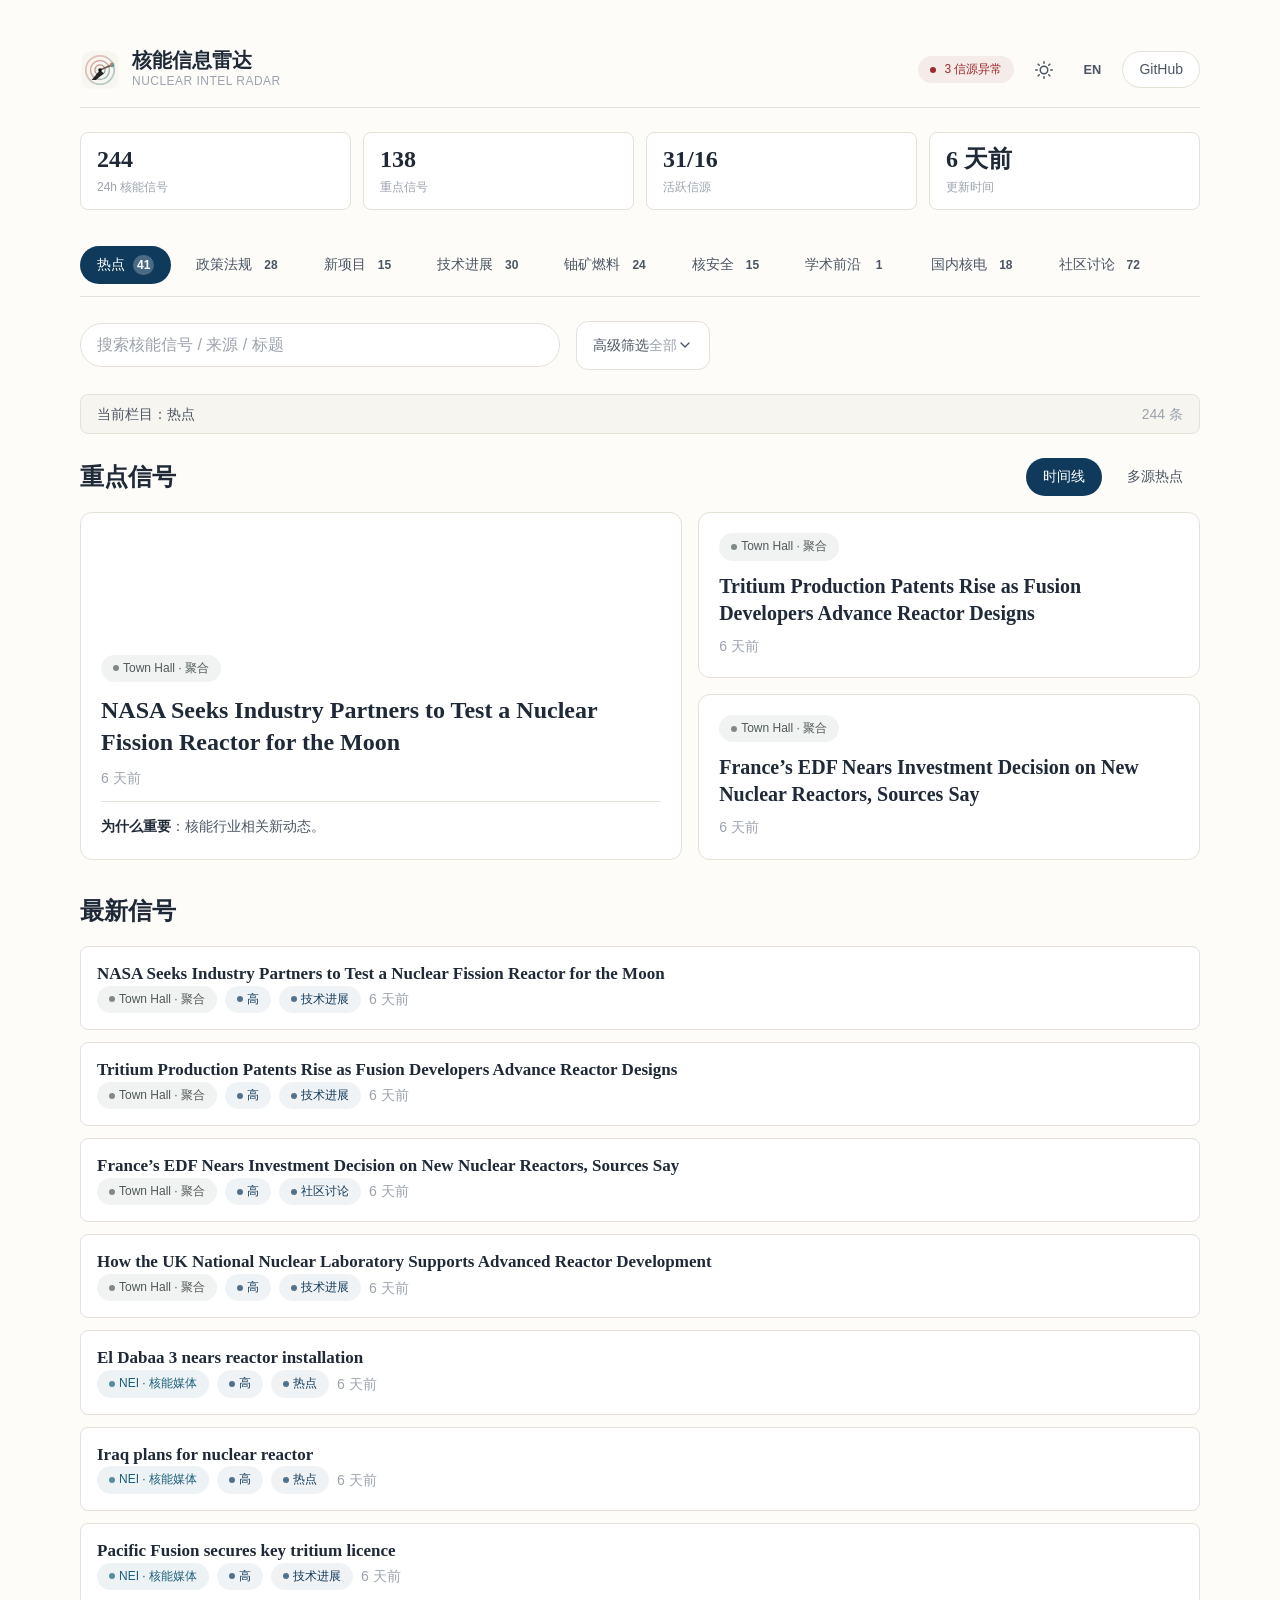
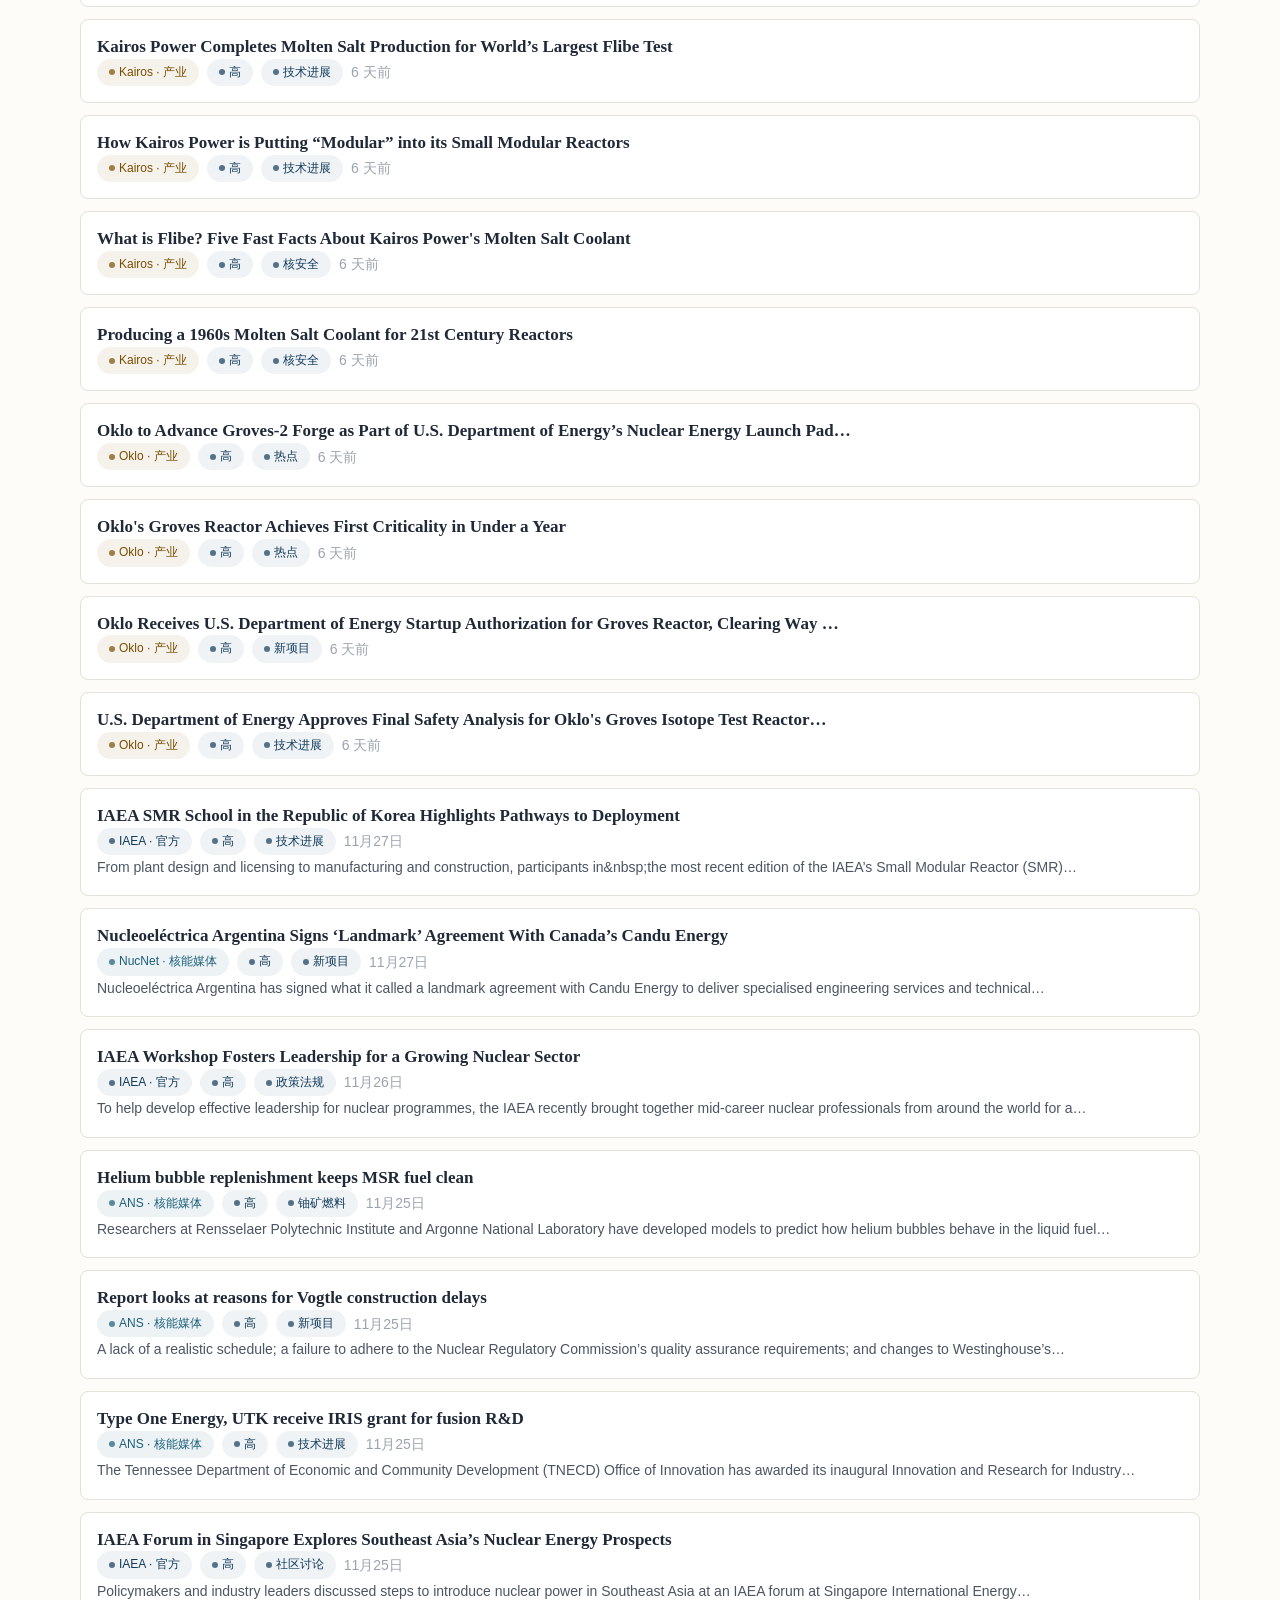
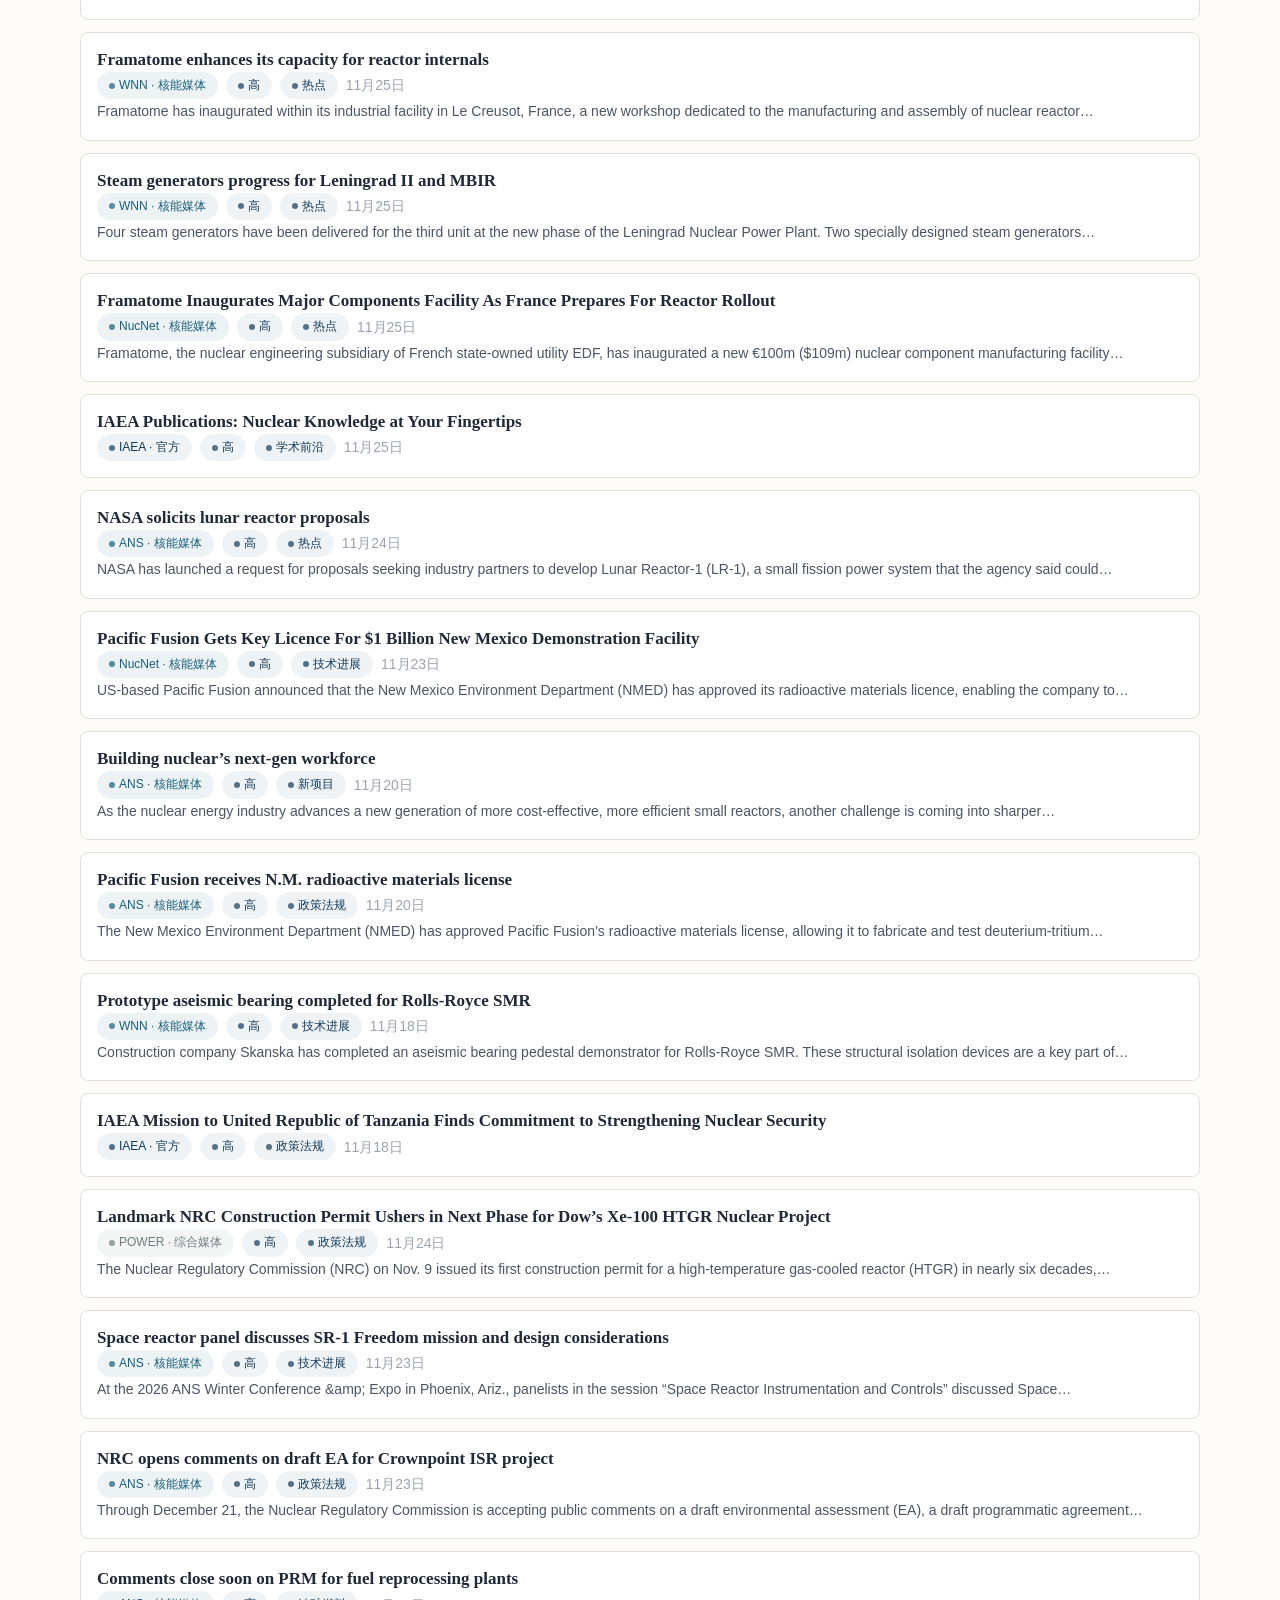
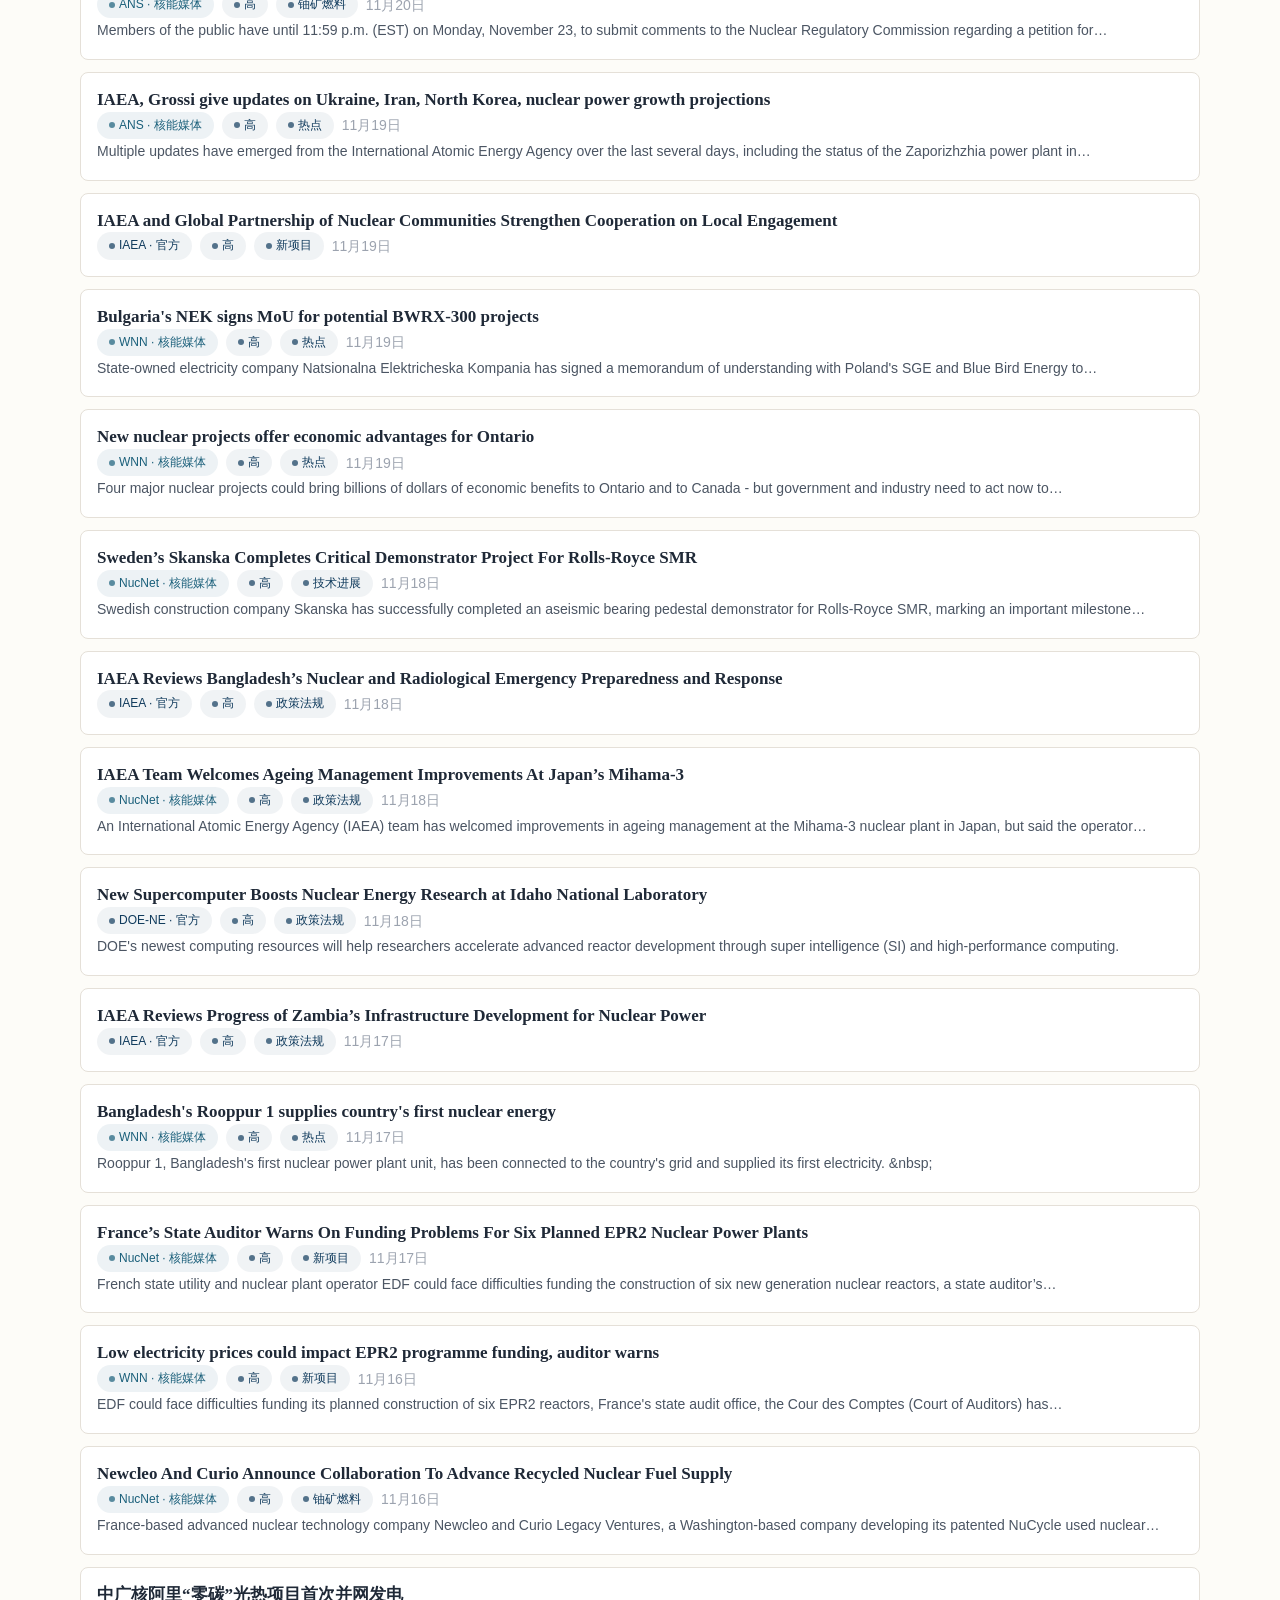
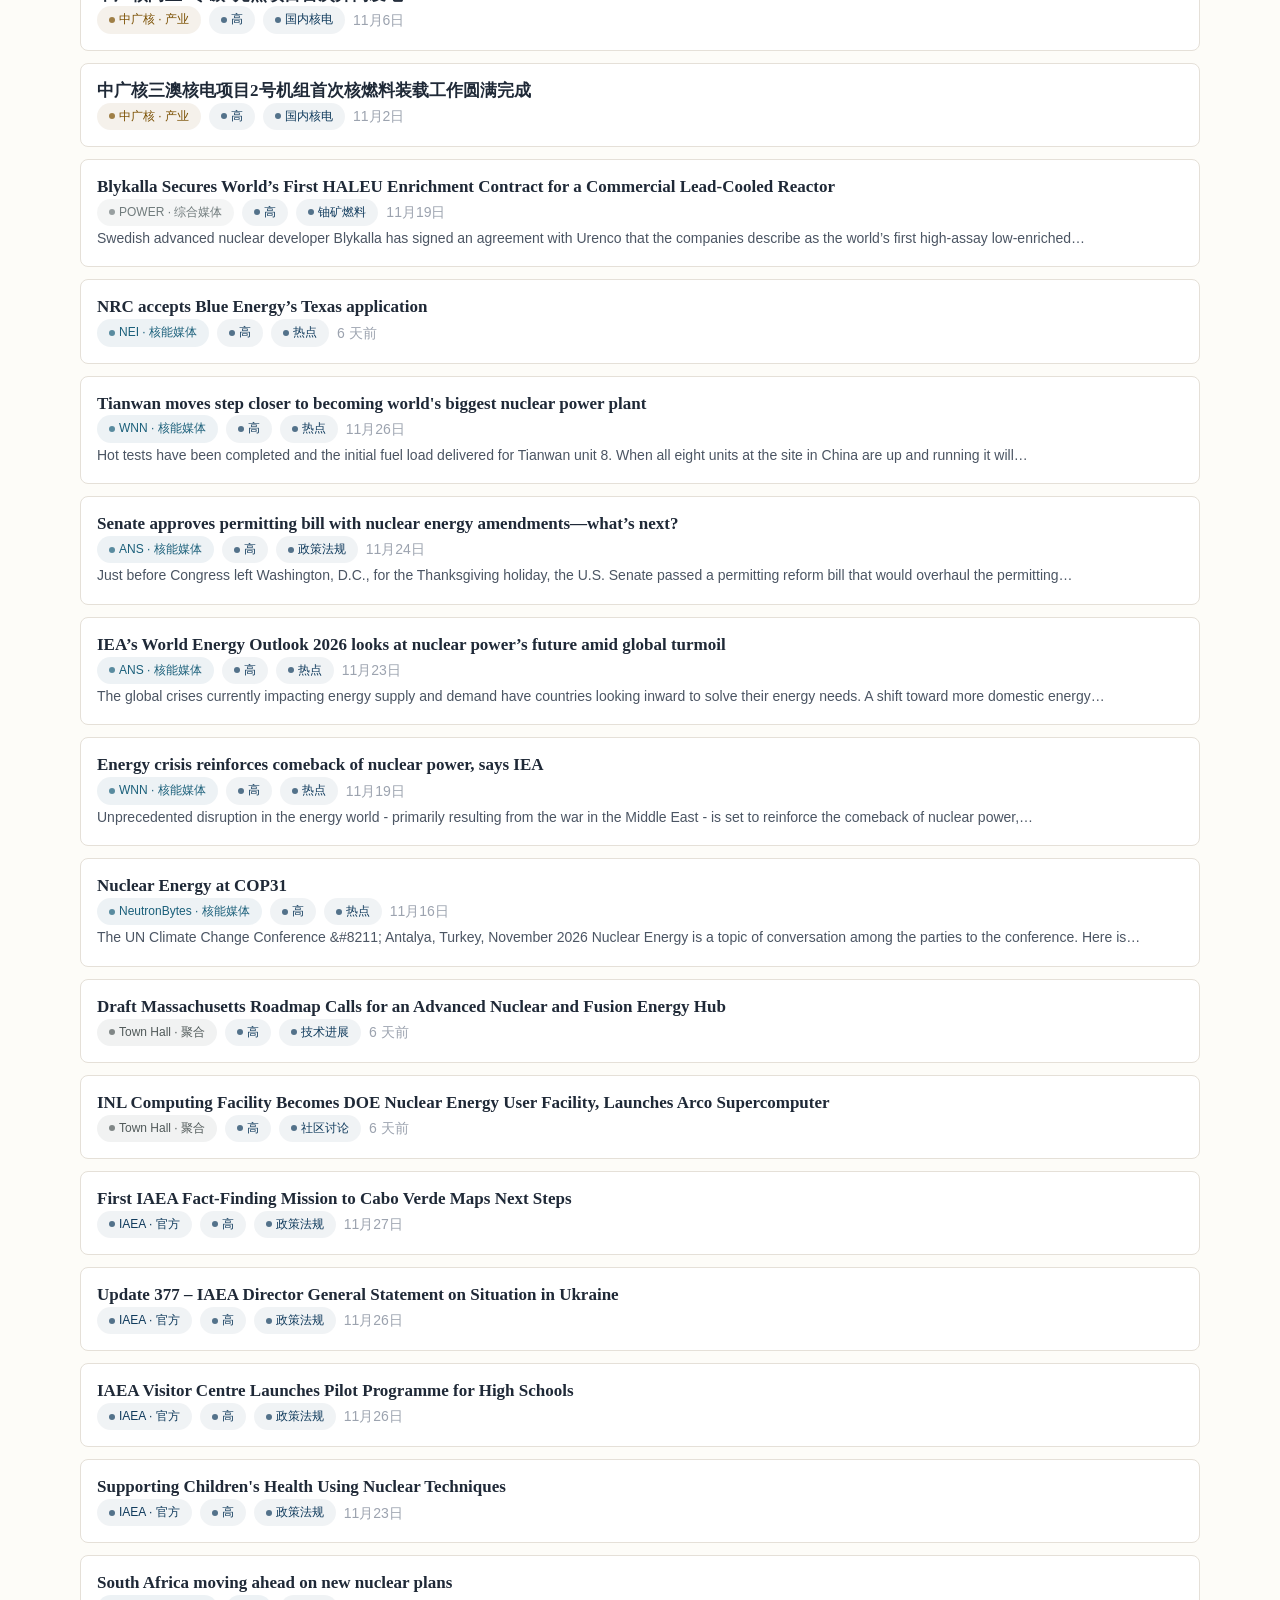
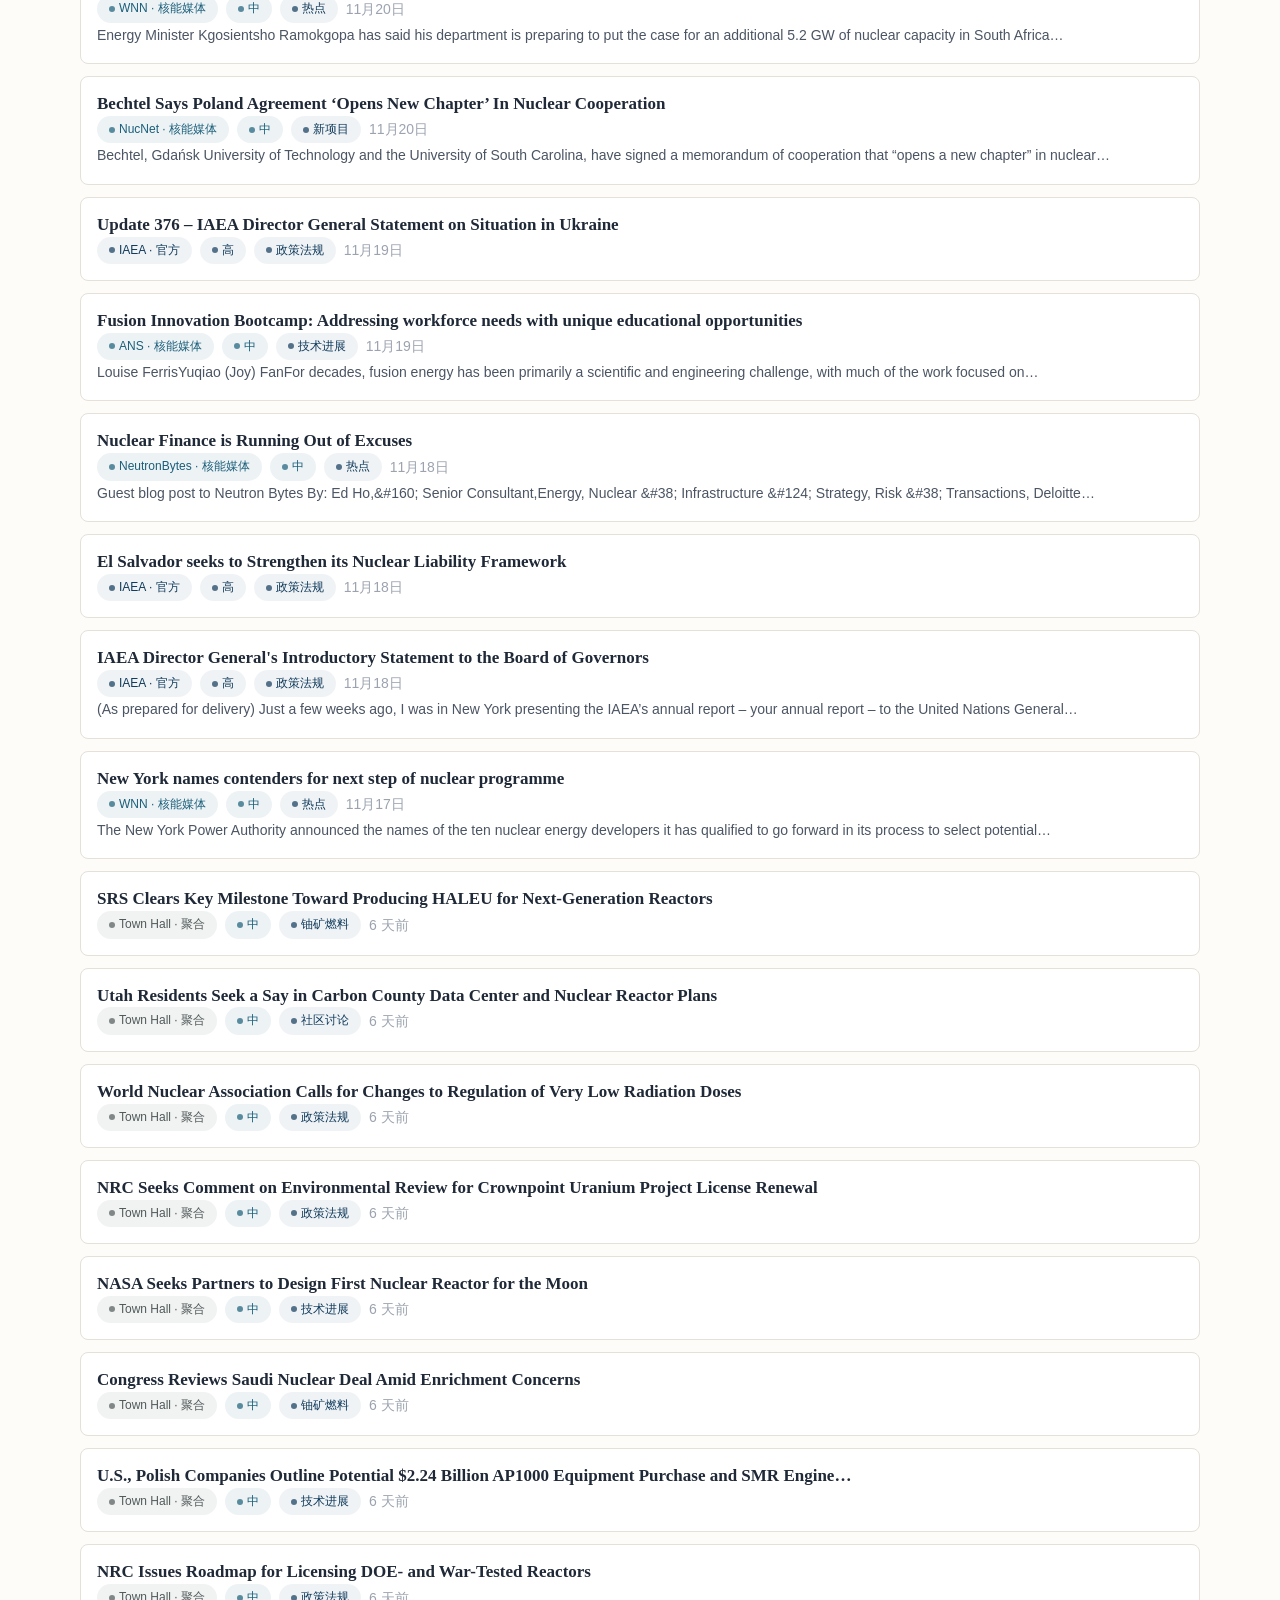
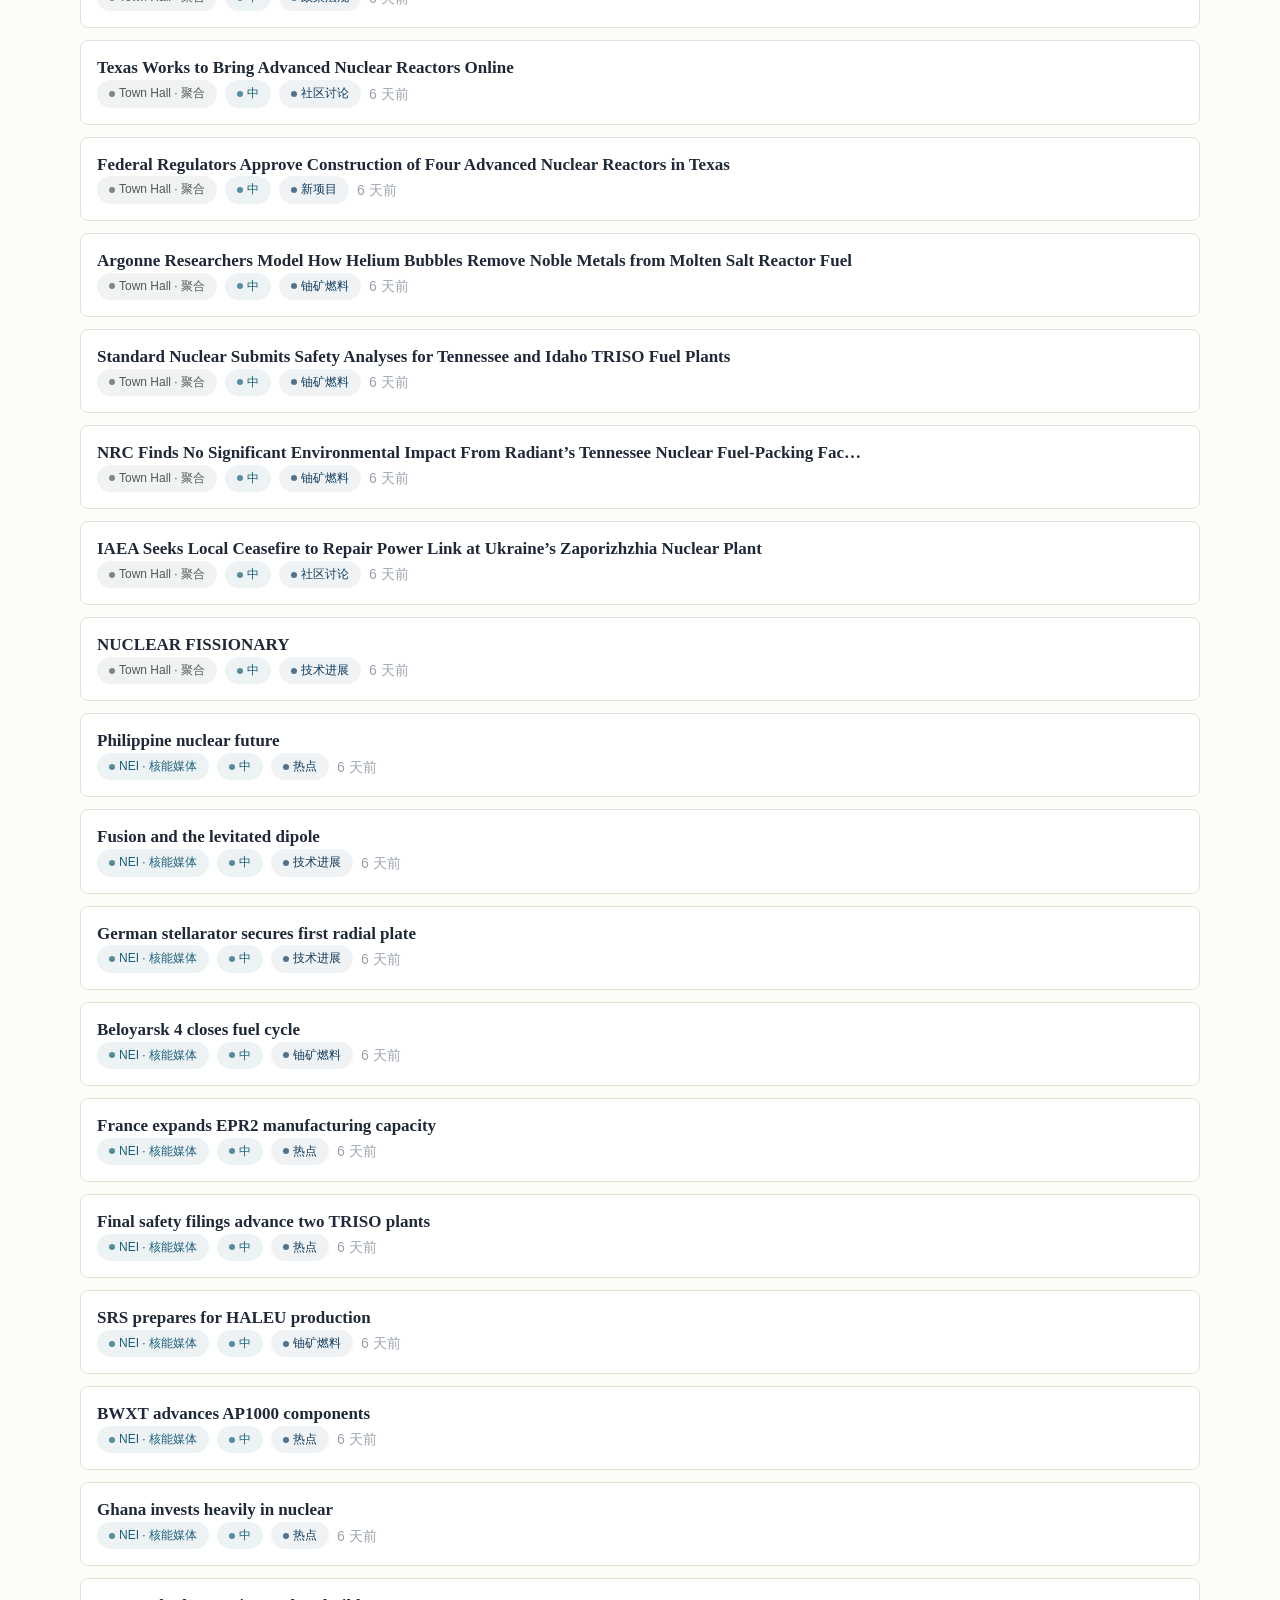
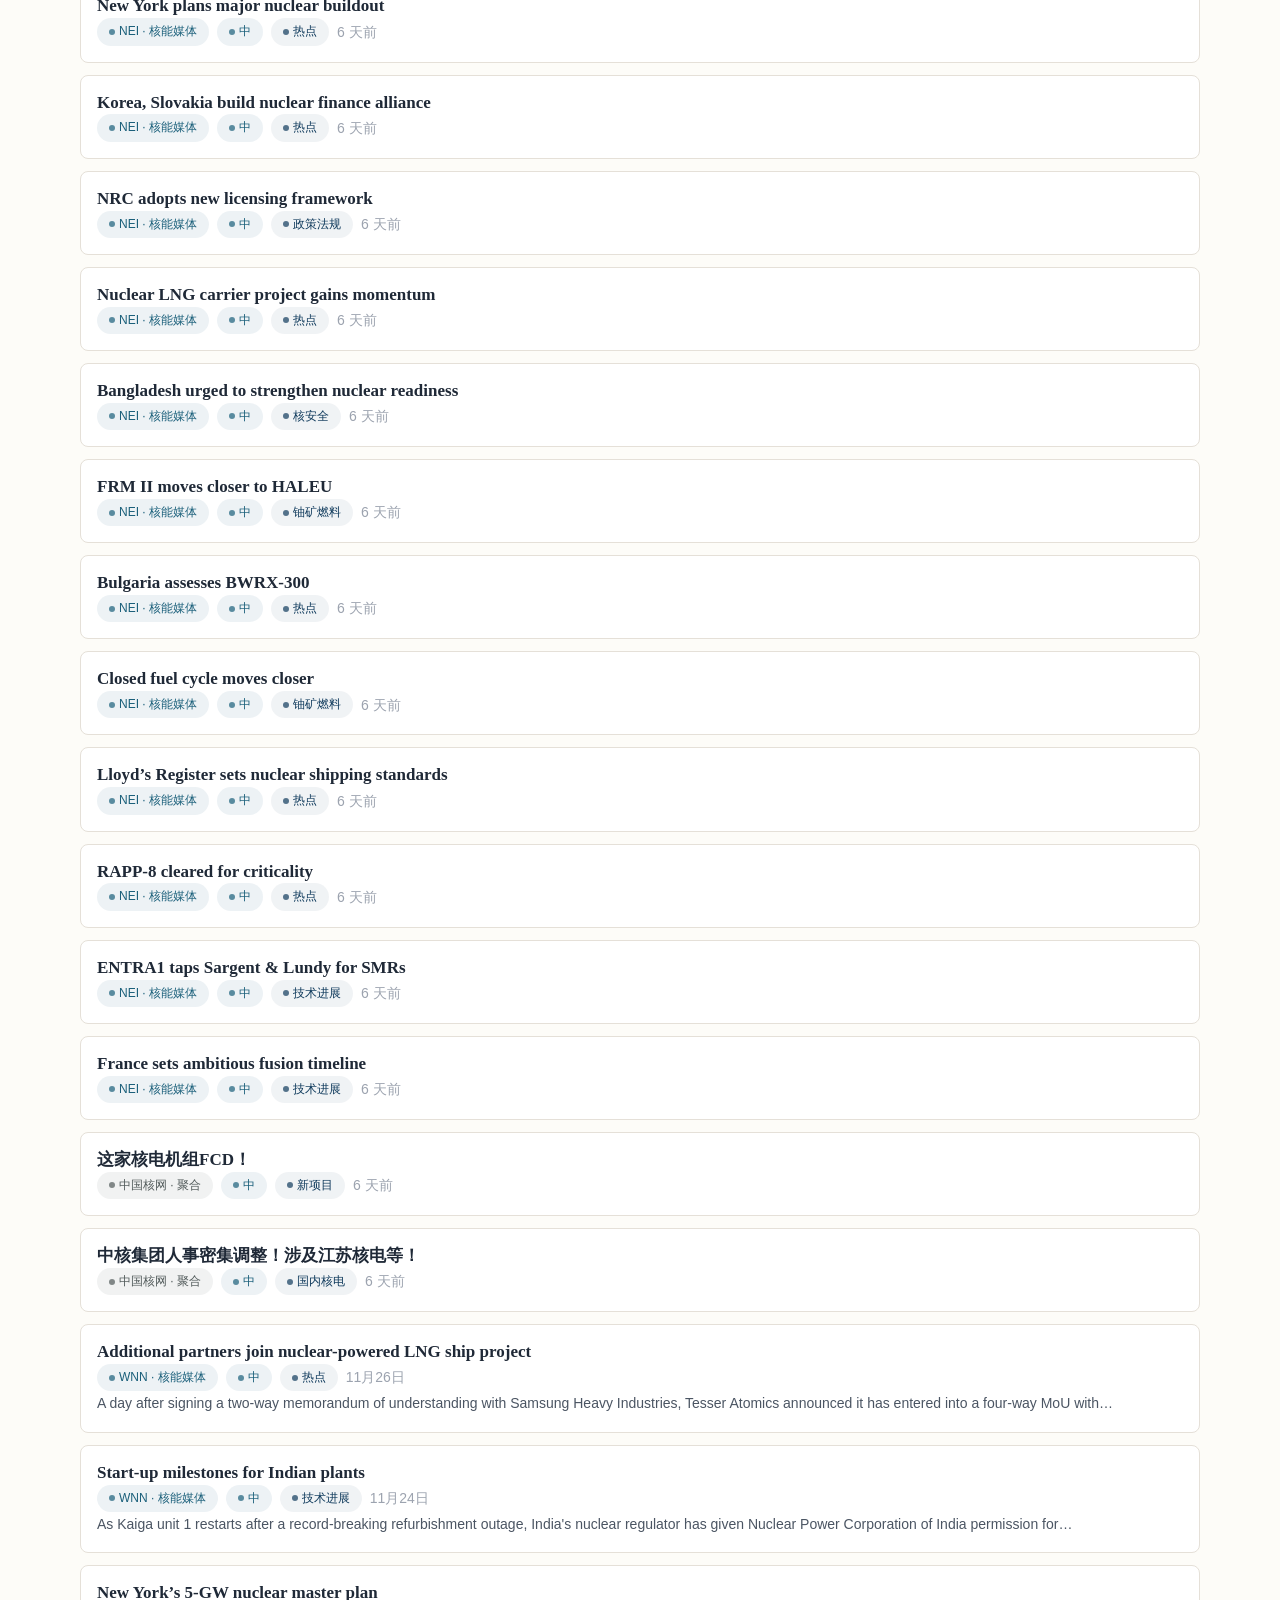
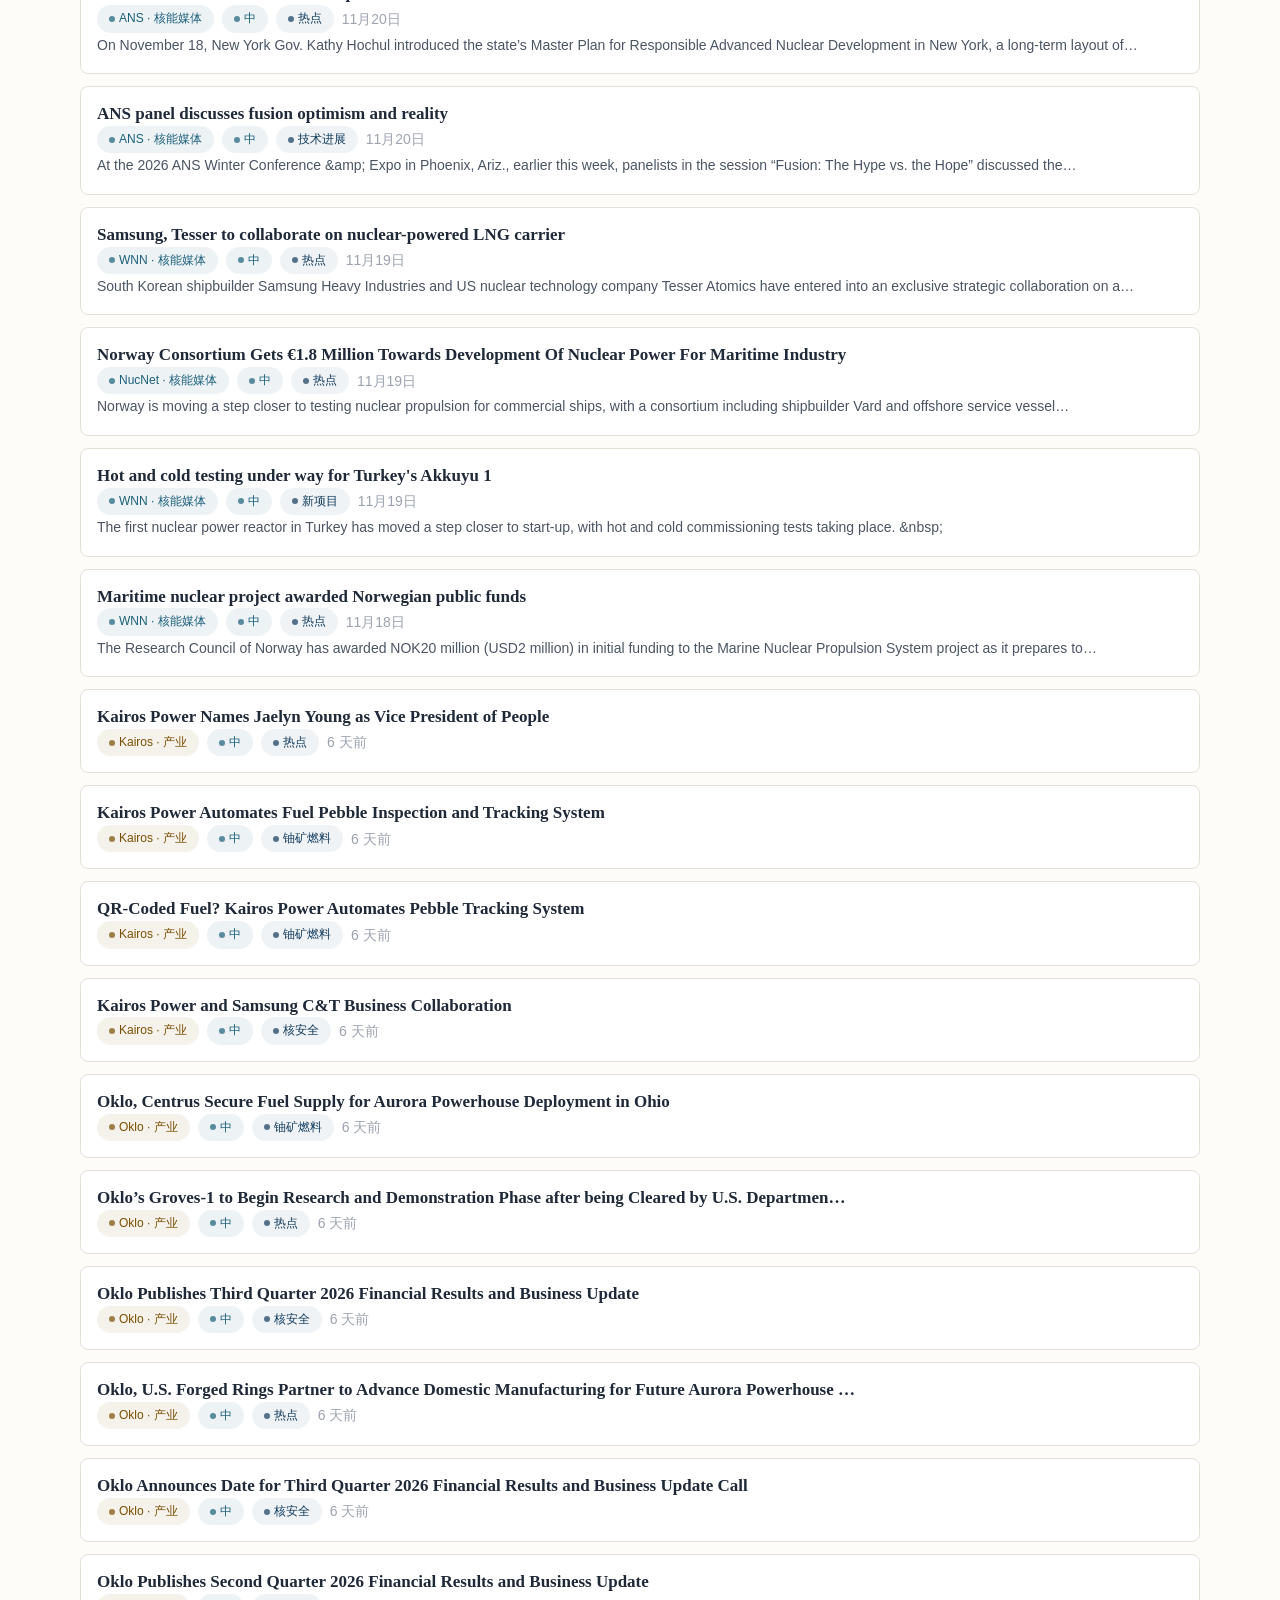
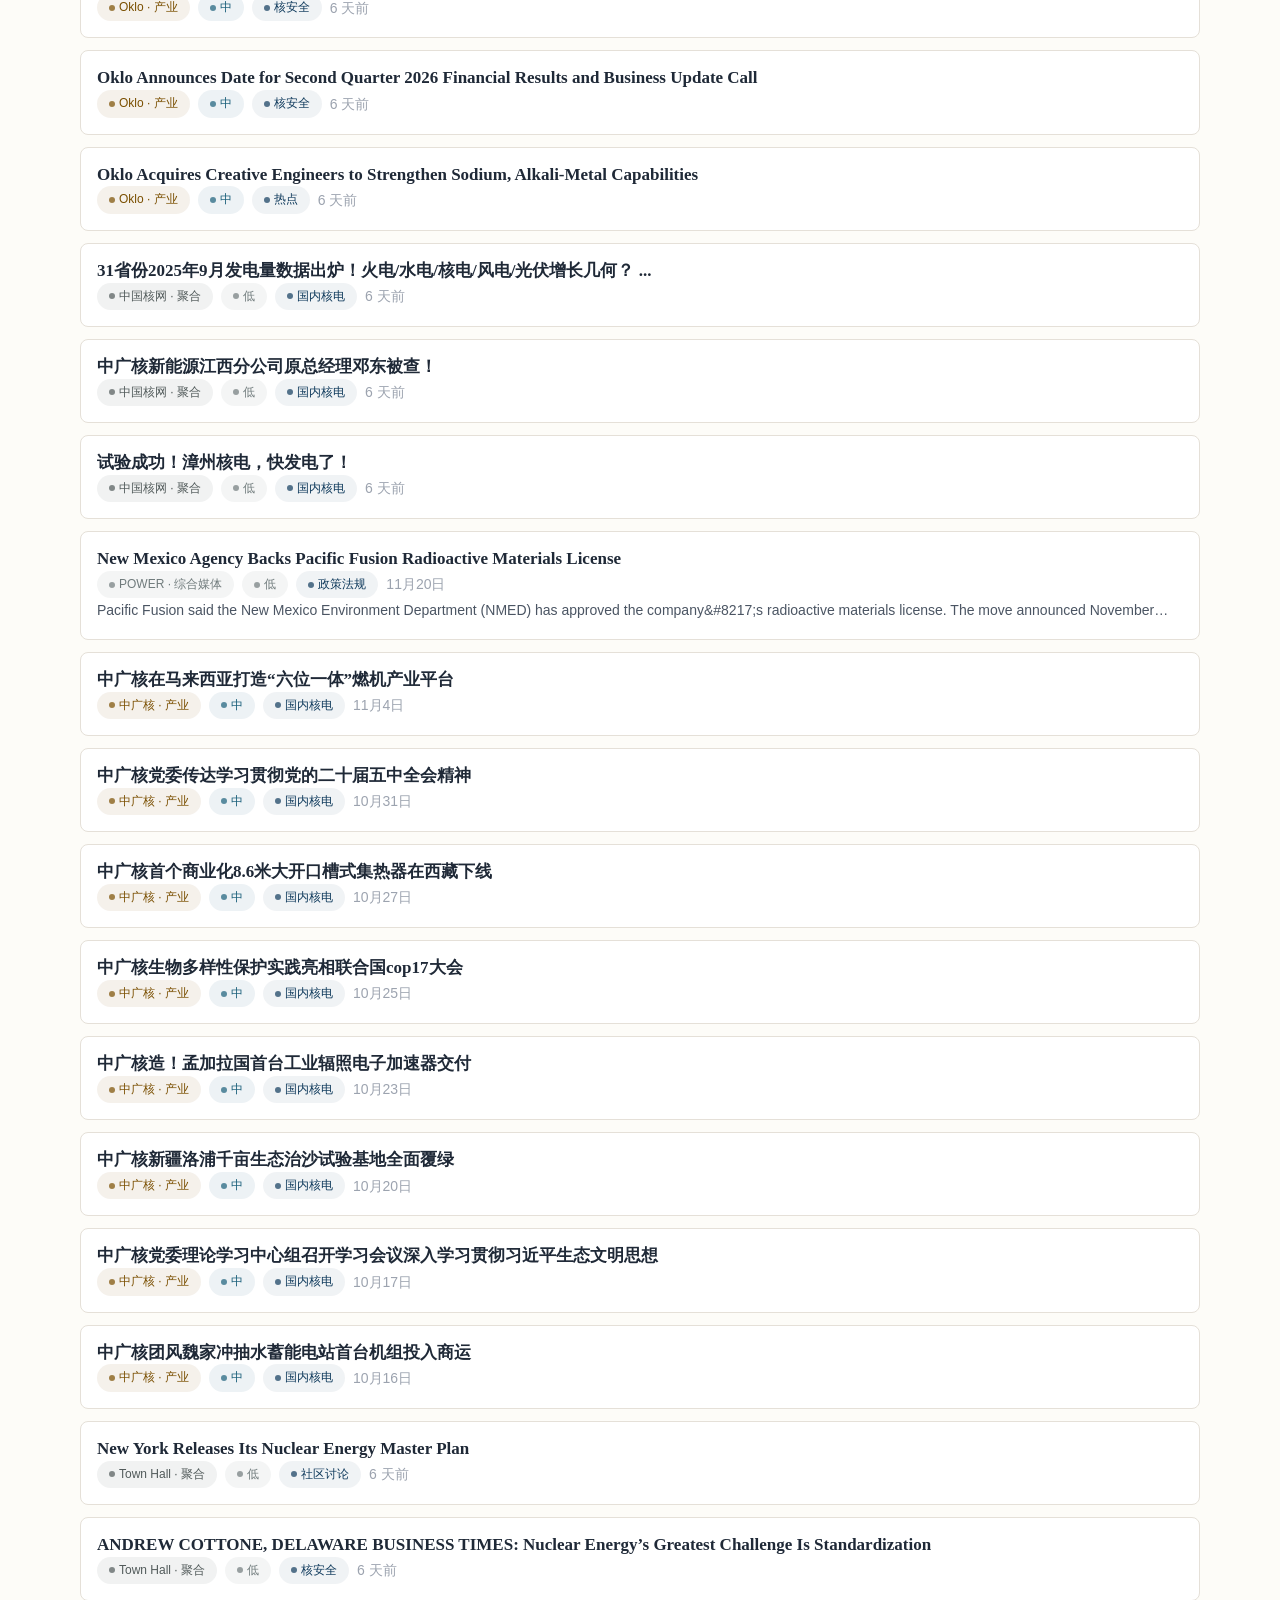
<file: index.html>
<!doctype html>
<html lang="zh-CN">
  <head>
    <meta charset="UTF-8" />
    <meta name="viewport" content="width=device-width, initial-scale=1.0" />
    <title>Nuclear Intel Radar｜核能信息雷达</title>
    <meta
      name="description"
      content="自动聚合全球核能/核电行业信息：IAEA、NRC、SMR、核聚变、铀矿燃料、运行事件、政策法规 — 多源交叉验证，零噪音。"
    />
    <link rel="canonical" href="https://myfelix-hub.github.io/nuclear-intel-radar/" />
    <meta property="og:title" content="Nuclear Intel Radar｜核能信息雷达" />
    <meta
      property="og:description"
      content="自动聚合全球核能/核电行业信息：IAEA、NRC、SMR、核聚变、铀矿燃料、运行事件、政策法规。"
    />
    <meta property="og:type" content="website" />
    <meta property="og:url" content="https://myfelix-hub.github.io/nuclear-intel-radar/" />
    <meta property="og:site_name" content="Nuclear Intel Radar" />
    <meta name="application-name" content="Nuclear Intel Radar" />
    <meta name="theme-color" content="#0F3A5C" />
    <meta name="mobile-web-app-capable" content="yes" />
    <meta name="apple-mobile-web-app-title" content="核能信息雷达" />
    <meta name="apple-mobile-web-app-capable" content="yes" />
    <meta name="apple-mobile-web-app-status-bar-style" content="default" />
    <meta name="twitter:card" content="summary" />
    <meta name="twitter:title" content="Nuclear Intel Radar｜核能信息雷达" />
    <meta
      name="twitter:description"
      content="自动聚合全球核能/核电行业信息：多源交叉验证，零噪音。"
    />
    <link rel="icon" href="./assets/logo.svg" type="image/svg+xml" />
    <link rel="icon" href="./assets/icons/favicon-32.png" sizes="32x32" type="image/png" />
    <link rel="apple-touch-icon" href="./assets/icons/apple-touch-icon.png" sizes="180x180" />
    <link rel="manifest" href="./site.webmanifest" />
    <link rel="stylesheet" href="./assets/css/tokens.css" />
    <link rel="stylesheet" href="./assets/css/components.css" />
    <link rel="stylesheet" href="./assets/css/sections.css" />
    <link rel="stylesheet" href="./assets/css/dark.css" />
  </head>
  <body>
    <div class="nir-shell">
      <!-- Masthead -->
      <header class="nir-masthead">
        <div class="nir-masthead__brand">
          <img class="nir-masthead__logo" src="./assets/logo.svg" alt="Nuclear Intel Radar Logo" />
          <div>
            <div class="nir-masthead__title" data-i18n="brandTitle">核能信息雷达</div>
            <div class="nir-masthead__subtitle" data-i18n="brandSubtitle">Nuclear Intel Radar</div>
          </div>
        </div>
        <div class="nir-masthead__actions">
          <span id="sourceHealthPill" class="nir-health-pill" aria-live="polite" data-i18n="sourceStatusLoading">源状态加载中</span>
          <button
            id="themeToggle"
            class="nir-btn nir-btn-icon"
            type="button"
            data-i18n="toggleTheme"
            data-i18n-attr="aria-label"
            title="切换深色模式"
          >
            <svg width="18" height="18" viewBox="0 0 24 24" fill="none" stroke="currentColor" stroke-width="2" stroke-linecap="round" stroke-linejoin="round" aria-hidden="true">
              <circle cx="12" cy="12" r="5" />
              <path d="M12 1v2M12 21v2M4.22 4.22l1.42 1.42M18.36 18.36l1.42 1.42M1 12h2M21 12h2M4.22 19.78l1.42-1.42M18.36 5.64l1.42-1.42" />
            </svg>
          </button>
          <button
            id="langToggle"
            class="nir-btn nir-btn-icon"
            type="button"
            data-i18n="toggleLanguage"
            data-i18n-attr="aria-label"
            title="Switch to English"
            style="font-weight: 600; font-size: 0.8rem;"
          >
            EN
          </button>
          <a
            class="nir-btn nir-btn-ghost"
            href="https://github.com/Myfelix-hub/nuclear-intel-radar"
            target="_blank"
            rel="noopener noreferrer"
            data-i18n="github"
          >
            GitHub
          </a>
        </div>
      </header>

      <!-- Stats -->
      <section class="nir-stats" id="statsStrip" aria-label="数据概览">
        <div class="nir-stat">
          <div class="nir-stat__value" id="statTotal">—</div>
          <div class="nir-stat__label" data-i18n="statSignals">24h 核能信号</div>
        </div>
        <div class="nir-stat">
          <div class="nir-stat__value" id="statHighPriority">—</div>
          <div class="nir-stat__label" data-i18n="statHighPriority">重点信号</div>
        </div>
        <div class="nir-stat">
          <div class="nir-stat__value" id="statSources">—</div>
          <div class="nir-stat__label" data-i18n="statSources">活跃信源</div>
        </div>
        <div class="nir-stat">
          <div class="nir-stat__value" id="statUpdated">—</div>
          <div class="nir-stat__label" data-i18n="statUpdated">更新时间</div>
        </div>
      </section>

      <!-- Section tabs -->
      <nav class="nir-tabs" id="sectionTabs" role="tablist" aria-label="核能信息栏目"></nav>

      <!-- Controls -->
      <section class="nir-controls" aria-label="搜索与筛选">
        <div class="nir-controls__search">
          <input
            id="searchInput"
            class="nir-input"
            type="search"
            data-i18n="searchPlaceholder"
            data-i18n-attr="placeholder"
            placeholder="搜索核能信号 / 来源 / 标题"
            autocomplete="off"
          />
        </div>
        <details class="nir-disclosure" id="advancedFilters">
          <summary>
            <span data-i18n="advancedFilters">高级筛选</span>
            <span class="nir-text-muted" id="filterSummary" data-i18n="filterSummaryAll">全部</span>
          </summary>
          <div class="nir-disclosure__content">
            <div class="nir-flex nir-flex-col" style="gap: var(--nir-space-3);">
              <label class="nir-flex nir-items-center nir-gap-2">
                <span class="nir-text-soft" data-i18n="sourceType">来源类型</span>
                <select id="sourceTypeSelect" class="nir-input nir-select">
                  <option value="" data-i18n="sourceTypeAll">全部来源</option>
                  <option value="official" data-i18n="sourceTypeOfficial">官方 / 一手</option>
                  <option value="regulator" data-i18n="sourceTypeRegulator">监管机构</option>
                  <option value="nuclear_media" data-i18n="sourceTypeMedia">核能媒体</option>
                  <option value="industry" data-i18n="sourceTypeIndustry">产业 / 运营商</option>
                  <option value="research" data-i18n="sourceTypeResearch">学术 / 研究</option>
                  <option value="aggregator" data-i18n="sourceTypeAggregator">聚合 / 社区</option>
                </select>
              </label>
              <label class="nir-flex nir-items-center nir-gap-2">
                <span class="nir-text-soft" data-i18n="sortBy">排序</span>
                <select id="sortSelect" class="nir-input nir-select">
                  <option value="priority" data-i18n="sortPriority">综合优先级</option>
                  <option value="newest" data-i18n="sortNewest">最新发布</option>
                  <option value="score" data-i18n="sortScore">相关性分数</option>
                  <option value="source" data-i18n="sortSource">来源等级</option>
                </select>
              </label>
              <label class="nir-flex nir-items-center nir-gap-2">
                <input id="dedupeToggle" type="checkbox" checked />
                <span class="nir-text-soft" data-i18n="dedupe">去重</span>
              </label>
            </div>
          </div>
        </details>
      </section>

      <!-- Sticky summary -->
      <div class="nir-summary-bar" id="stickySummary" aria-live="polite">
        <span id="summaryText" data-i18n="summaryLoading">正在整理 24 小时信号…</span>
        <span class="nir-text-muted" id="resultCount"></span>
      </div>

      <!-- Top Stories -->
      <section class="nir-top-stories" id="topStories" aria-labelledby="topStoriesTitle">
        <div class="nir-top-stories__header">
          <h2 class="nir-top-stories__title" id="topStoriesTitle" data-i18n="topStoriesTitle">重点信号</h2>
          <div class="nir-list__toolbar">
            <button class="nir-btn is-active" id="storiesTimelineBtn" type="button" data-i18n="timeline">时间线</button>
            <button class="nir-btn" id="storiesHotBtn" type="button" data-i18n="hot">多源热点</button>
          </div>
        </div>
        <div class="nir-top-stories__grid" id="topStoriesGrid"></div>
      </section>

      <!-- News list -->
      <section class="nir-list" id="newsList" aria-labelledby="newsListTitle">
        <div class="nir-list__header">
          <h2 class="nir-list__title" id="newsListTitle" data-i18n="latestSignalsTitle">最新信号</h2>
        </div>
        <div class="nir-list__items" id="newsListItems"></div>
        <div class="nir-empty nir-hidden" id="newsListEmpty">
          <div class="nir-empty__title" data-i18n="noResultsTitle">该筛选条件下暂无信号</div>
          <p data-i18n="noResultsMessage">试试切换栏目、清除搜索词或调整筛选条件。</p>
        </div>
      </section>

      <!-- Community (tab-only visibility controlled by JS) -->
      <section class="nir-community nir-hidden" id="communitySection" aria-labelledby="communityTitle">
        <div class="nir-community__header">
          <h2 class="nir-list__title" id="communityTitle" data-i18n="communityTitle">社区动态 · HN / Reddit r/nuclear</h2>
          <div class="nir-list__toolbar">
            <button class="nir-btn is-active" id="communityTodayBtn" type="button" data-i18n="today">今日</button>
            <button class="nir-btn" id="community7dBtn" type="button" data-i18n="sevenDays">7 天</button>
          </div>
        </div>
        <div class="nir-list__items" id="communityItems"></div>
      </section>

      <!-- Diagnostics (gated) -->
      <section class="nir-diagnostics nir-hidden" id="diagnosticsPanel" aria-labelledby="diagnosticsTitle">
        <h2 class="nir-diagnostics__title" id="diagnosticsTitle" data-i18n="diagnosticsTitle">运维诊断</h2>
        <div id="diagnosticsContent"></div>
      </section>

      <!-- Footer -->
      <footer class="nir-footer">
        <p>
          <span data-i18n="footer">Nuclear Intel Radar · 数据每 30 分钟自动更新 ·</span>
          <a href="?diagnostics=1" data-i18n="diagnosticsLink">运维诊断</a>
        </p>
      </footer>
    </div>

    <!-- Scripts -->
    <script src="./assets/js/utils.js"></script>
    <script src="./assets/js/i18n.js"></script>
    <script src="./assets/js/state.js"></script>
    <script src="./assets/js/ui.js"></script>
    <script src="./assets/js/sections.js"></script>
    <script src="./assets/js/filters.js"></script>
    <script src="./assets/js/stories.js"></script>
    <script src="./assets/js/community.js"></script>
    <script src="./assets/js/diagnostics.js"></script>
    <script src="./assets/js/main.js"></script>
    <script src="./assets/motion.js"></script>
  </body>
</html>
</file>
<file: assets/css/tokens.css>
:root {
  /* ── Color palette: editorial light ── */
  --nir-paper: #FDFCF8;
  --nir-surface: #FFFFFF;
  --nir-surface-elevated: #F7F5F0;
  --nir-ink: #1F2937;
  --nir-ink-soft: #4B5563;
  --nir-muted: #9CA3AF;
  --nir-rule: #E5E0D8;
  --nir-rule-strong: #D6D0C4;

  --nir-accent: #0F3A5C;
  --nir-accent-hover: #164E72;
  --nir-accent-wash: rgba(15, 58, 92, 0.06);
  --nir-accent-light: #E8F0F6;

  --nir-good: #2F5D3B;
  --nir-good-wash: rgba(47, 93, 59, 0.08);
  --nir-warn: #B45F06;
  --nir-warn-wash: rgba(180, 95, 6, 0.08);
  --nir-bad: #9B2C2C;
  --nir-bad-wash: rgba(155, 44, 44, 0.08);

  /* Tier colors */
  --nir-tier-official: #0F3A5C;
  --nir-tier-regulator: #5B2C6F;
  --nir-tier-media: #1A5F7A;
  --nir-tier-industry: #7A4F00;
  --nir-tier-research: #21618C;
  --nir-tier-aggregator: #515A5A;
  --nir-tier-general: #707B7C;
  --nir-tier-community: #117864;

  /* ── Typography ── */
  --nir-font-serif: Georgia, "Noto Serif SC", "Songti SC", serif;
  --nir-font-sans: -apple-system, BlinkMacSystemFont, "Segoe UI", "Noto Sans SC", "PingFang SC", "Microsoft YaHei", sans-serif;
  --nir-font-mono: "SFMono-Regular", Consolas, "Liberation Mono", Menlo, monospace;

  --nir-text-xs: 0.75rem;
  --nir-text-sm: 0.875rem;
  --nir-text-base: 1rem;
  --nir-text-md: 1.0625rem;
  --nir-text-lg: 1.125rem;
  --nir-text-xl: 1.25rem;
  --nir-text-2xl: 1.5rem;
  --nir-text-3xl: 2rem;
  --nir-text-4xl: 2.5rem;

  --nir-leading-tight: 1.2;
  --nir-leading-snug: 1.35;
  --nir-leading-normal: 1.6;
  --nir-leading-relaxed: 1.75;

  /* ── Spacing ── */
  --nir-space-1: 0.25rem;
  --nir-space-2: 0.5rem;
  --nir-space-3: 0.75rem;
  --nir-space-4: 1rem;
  --nir-space-5: 1.25rem;
  --nir-space-6: 1.5rem;
  --nir-space-8: 2rem;
  --nir-space-10: 2.5rem;
  --nir-space-12: 3rem;

  /* ── Layout ── */
  --nir-max-width: 1200px;
  --nir-sidebar: 260px;
  --nir-masthead-height: 4rem;

  /* ── Radius & shadows ── */
  --nir-radius-sm: 4px;
  --nir-radius-md: 8px;
  --nir-radius-lg: 12px;
  --nir-radius-xl: 16px;
  --nir-radius-full: 9999px;

  --nir-shadow-sm: 0 1px 2px rgba(31, 41, 55, 0.04);
  --nir-shadow-md: 0 4px 12px rgba(31, 41, 55, 0.06);
  --nir-shadow-lg: 0 12px 32px rgba(31, 41, 55, 0.08);

  /* ── Motion ── */
  --nir-duration-fast: 150ms;
  --nir-duration-normal: 250ms;
  --nir-duration-slow: 400ms;
  --nir-ease: cubic-bezier(0.4, 0, 0.2, 1);
}

@media (prefers-reduced-motion: reduce) {
  :root {
    --nir-duration-fast: 0ms;
    --nir-duration-normal: 0ms;
    --nir-duration-slow: 0ms;
  }
}
</file>
<file: assets/css/components.css>
/* ── Base ── */
*, *::before, *::after {
  box-sizing: border-box;
}

html {
  scroll-behavior: smooth;
}

body {
  margin: 0;
  font-family: var(--nir-font-sans);
  font-size: var(--nir-text-base);
  line-height: var(--nir-leading-normal);
  color: var(--nir-ink);
  background: var(--nir-paper);
  -webkit-font-smoothing: antialiased;
  -moz-osx-font-smoothing: grayscale;
}

a {
  color: var(--nir-accent);
  text-decoration: none;
  transition: color var(--nir-duration-fast) var(--nir-ease);
}

a:hover {
  color: var(--nir-accent-hover);
  text-decoration: underline;
}

img {
  max-width: 100%;
  height: auto;
}

/* ── Layout shell ── */
.nir-shell {
  width: 100%;
  max-width: var(--nir-max-width);
  margin: 0 auto;
  padding: var(--nir-space-4);
}

@media (min-width: 760px) {
  .nir-shell {
    padding: var(--nir-space-6) var(--nir-space-8);
  }
}

@media (min-width: 1100px) {
  .nir-shell {
    padding: var(--nir-space-8) var(--nir-space-10);
  }
}

/* ── Typography utilities ── */
.nir-title {
  font-family: var(--nir-font-serif);
  font-weight: 600;
  line-height: var(--nir-leading-tight);
  color: var(--nir-ink);
  margin: 0;
}

.nir-title-xl {
  font-size: var(--nir-text-3xl);
}

.nir-title-lg {
  font-size: var(--nir-text-2xl);
}

.nir-title-md {
  font-size: var(--nir-text-xl);
}

.nir-title-sm {
  font-size: var(--nir-text-lg);
}

.nir-text-soft {
  color: var(--nir-ink-soft);
}

.nir-text-muted {
  color: var(--nir-muted);
}

.nir-label {
  font-size: var(--nir-text-xs);
  font-weight: 600;
  letter-spacing: 0.04em;
  text-transform: uppercase;
  color: var(--nir-muted);
}

/* ── Buttons ── */
.nir-btn {
  display: inline-flex;
  align-items: center;
  justify-content: center;
  gap: var(--nir-space-2);
  padding: var(--nir-space-2) var(--nir-space-4);
  font-family: inherit;
  font-size: var(--nir-text-sm);
  font-weight: 500;
  line-height: 1.4;
  border: 1px solid transparent;
  border-radius: var(--nir-radius-full);
  background: transparent;
  color: var(--nir-ink-soft);
  cursor: pointer;
  transition: all var(--nir-duration-fast) var(--nir-ease);
}

.nir-btn:hover {
  background: var(--nir-surface-elevated);
  color: var(--nir-ink);
}

.nir-btn.is-active {
  background: var(--nir-accent);
  color: #fff;
}

.nir-btn.is-active:hover {
  background: var(--nir-accent-hover);
}

.nir-btn-ghost {
  border-color: var(--nir-rule);
  background: var(--nir-surface);
}

.nir-btn-ghost:hover {
  border-color: var(--nir-rule-strong);
}

.nir-btn-icon {
  width: 2.25rem;
  height: 2.25rem;
  padding: 0;
}

/* ── Chips / pills ── */
.nir-chip {
  display: inline-flex;
  align-items: center;
  gap: var(--nir-space-1);
  padding: var(--nir-space-1) var(--nir-space-3);
  font-size: var(--nir-text-xs);
  font-weight: 500;
  border-radius: var(--nir-radius-full);
  background: var(--nir-surface-elevated);
  color: var(--nir-ink-soft);
  white-space: nowrap;
}

.nir-chip::before {
  content: "";
  width: 6px;
  height: 6px;
  border-radius: 50%;
  background: currentColor;
  opacity: 0.7;
}

.nir-chip--official { color: var(--nir-tier-official); background: var(--nir-accent-wash); }
.nir-chip--regulator { color: var(--nir-tier-regulator); background: rgba(91, 44, 111, 0.08); }
.nir-chip--media { color: var(--nir-tier-media); background: rgba(26, 95, 122, 0.08); }
.nir-chip--industry { color: var(--nir-tier-industry); background: rgba(122, 79, 0, 0.08); }
.nir-chip--research { color: var(--nir-tier-research); background: rgba(33, 97, 140, 0.08); }
.nir-chip--aggregator { color: var(--nir-tier-aggregator); background: rgba(81, 90, 90, 0.08); }
.nir-chip--general { color: var(--nir-tier-general); background: rgba(112, 123, 124, 0.08); }
.nir-chip--community { color: var(--nir-tier-community); background: rgba(17, 120, 100, 0.08); }

/* ── Cards ── */
.nir-card {
  background: var(--nir-surface);
  border: 1px solid var(--nir-rule);
  border-radius: var(--nir-radius-lg);
  padding: var(--nir-space-5);
  transition: border-color var(--nir-duration-fast) var(--nir-ease),
              box-shadow var(--nir-duration-fast) var(--nir-ease),
              transform var(--nir-duration-fast) var(--nir-ease);
}

.nir-card:hover {
  border-color: var(--nir-rule-strong);
  box-shadow: var(--nir-shadow-md);
}

.nir-card-link {
  display: block;
  text-decoration: none;
  color: inherit;
}

.nir-card-link:hover {
  text-decoration: none;
  color: inherit;
}

.nir-card-link:hover .nir-card-title {
  color: var(--nir-accent-hover);
}

.nir-card-title {
  font-family: var(--nir-font-serif);
  font-size: var(--nir-text-md);
  font-weight: 600;
  line-height: var(--nir-leading-snug);
  margin: 0 0 var(--nir-space-2);
  color: var(--nir-ink);
  transition: color var(--nir-duration-fast) var(--nir-ease);
}

.nir-card-meta {
  display: flex;
  align-items: center;
  flex-wrap: wrap;
  gap: var(--nir-space-2);
  font-size: var(--nir-text-sm);
  color: var(--nir-ink-soft);
}

.nir-card-summary {
  margin: var(--nir-space-3) 0 0;
  font-size: var(--nir-text-sm);
  line-height: var(--nir-leading-relaxed);
  color: var(--nir-ink-soft);
}

/* ── Forms ── */
.nir-input {
  width: 100%;
  padding: var(--nir-space-3) var(--nir-space-4);
  font-family: inherit;
  font-size: var(--nir-text-base);
  color: var(--nir-ink);
  background: var(--nir-surface);
  border: 1px solid var(--nir-rule);
  border-radius: var(--nir-radius-full);
  outline: none;
  transition: border-color var(--nir-duration-fast) var(--nir-ease),
              box-shadow var(--nir-duration-fast) var(--nir-ease);
}

.nir-input:focus {
  border-color: var(--nir-accent);
  box-shadow: 0 0 0 3px var(--nir-accent-wash);
}

.nir-input::placeholder {
  color: var(--nir-muted);
}

.nir-select {
  appearance: none;
  background-image: url("data:image/svg+xml,%3Csvg xmlns='http://www.w3.org/2000/svg' width='16' height='16' viewBox='0 0 24 24' fill='none' stroke='%234B5563' stroke-width='2' stroke-linecap='round' stroke-linejoin='round'%3E%3Cpath d='m6 9 6 6 6-6'/%3E%3C/svg%3E");
  background-repeat: no-repeat;
  background-position: right 0.75rem center;
  padding-right: var(--nir-space-8);
}

/* ── Details / disclosure ── */
.nir-disclosure {
  border: 1px solid var(--nir-rule);
  border-radius: var(--nir-radius-lg);
  background: var(--nir-surface);
}

.nir-disclosure summary {
  display: flex;
  align-items: center;
  justify-content: space-between;
  padding: var(--nir-space-3) var(--nir-space-4);
  font-size: var(--nir-text-sm);
  font-weight: 500;
  color: var(--nir-ink-soft);
  cursor: pointer;
  list-style: none;
  user-select: none;
}

.nir-disclosure summary::-webkit-details-marker {
  display: none;
}

.nir-disclosure summary::after {
  content: "";
  width: 1rem;
  height: 1rem;
  background-image: url("data:image/svg+xml,%3Csvg xmlns='http://www.w3.org/2000/svg' width='16' height='16' viewBox='0 0 24 24' fill='none' stroke='%234B5563' stroke-width='2' stroke-linecap='round' stroke-linejoin='round'%3E%3Cpath d='m6 9 6 6 6-6'/%3E%3C/svg%3E");
  background-repeat: no-repeat;
  background-position: center;
  transition: transform var(--nir-duration-fast) var(--nir-ease);
}

.nir-disclosure[open] summary::after {
  transform: rotate(180deg);
}

.nir-disclosure__content {
  padding: 0 var(--nir-space-4) var(--nir-space-4);
}

/* ── Empty / loading states ── */
.nir-empty {
  padding: var(--nir-space-10) var(--nir-space-6);
  text-align: center;
  color: var(--nir-muted);
}

.nir-empty__title {
  font-family: var(--nir-font-serif);
  font-size: var(--nir-text-xl);
  color: var(--nir-ink);
  margin: 0 0 var(--nir-space-2);
}

.nir-loading {
  display: flex;
  align-items: center;
  justify-content: center;
  gap: var(--nir-space-2);
  padding: var(--nir-space-10);
  color: var(--nir-muted);
}

/* ── Utilities ── */
.nir-sr-only {
  position: absolute;
  width: 1px;
  height: 1px;
  padding: 0;
  margin: -1px;
  overflow: hidden;
  clip: rect(0, 0, 0, 0);
  white-space: nowrap;
  border: 0;
}

.nir-hidden {
  display: none !important;
}

.nir-flex {
  display: flex;
}

.nir-flex-col {
  flex-direction: column;
}

.nir-items-center {
  align-items: center;
}

.nir-justify-between {
  justify-content: space-between;
}

.nir-gap-2 {
  gap: var(--nir-space-2);
}

.nir-gap-3 {
  gap: var(--nir-space-3);
}

.nir-gap-4 {
  gap: var(--nir-space-4);
}
</file>
<file: assets/css/sections.css>
/* ── Masthead ── */
.nir-masthead {
  display: flex;
  align-items: center;
  justify-content: space-between;
  gap: var(--nir-space-4);
  padding: var(--nir-space-4) 0;
  border-bottom: 1px solid var(--nir-rule);
  margin-bottom: var(--nir-space-6);
}

.nir-masthead__brand {
  display: flex;
  align-items: center;
  gap: var(--nir-space-3);
}

.nir-masthead__logo {
  width: 2.5rem;
  height: 2.5rem;
  flex-shrink: 0;
}

.nir-masthead__title {
  font-family: var(--nir-font-serif);
  font-size: var(--nir-text-xl);
  font-weight: 600;
  line-height: var(--nir-leading-tight);
  color: var(--nir-ink);
}

.nir-masthead__subtitle {
  font-size: var(--nir-text-xs);
  color: var(--nir-muted);
  letter-spacing: 0.04em;
  text-transform: uppercase;
}

.nir-masthead__actions {
  display: flex;
  align-items: center;
  gap: var(--nir-space-3);
}

.nir-health-pill {
  display: inline-flex;
  align-items: center;
  gap: var(--nir-space-2);
  padding: var(--nir-space-1) var(--nir-space-3);
  font-size: var(--nir-text-xs);
  font-weight: 500;
  border-radius: var(--nir-radius-full);
  background: var(--nir-good-wash);
  color: var(--nir-good);
}

.nir-health-pill.is-degraded {
  background: var(--nir-warn-wash);
  color: var(--nir-warn);
}

.nir-health-pill.is-down {
  background: var(--nir-bad-wash);
  color: var(--nir-bad);
}

.nir-health-pill::before {
  content: "";
  width: 6px;
  height: 6px;
  border-radius: 50%;
  background: currentColor;
}

/* ── Stats strip ── */
.nir-stats {
  display: grid;
  grid-template-columns: repeat(2, 1fr);
  gap: var(--nir-space-3);
  margin-bottom: var(--nir-space-6);
}

@media (min-width: 600px) {
  .nir-stats {
    grid-template-columns: repeat(4, 1fr);
  }
}

.nir-stat {
  padding: var(--nir-space-3) var(--nir-space-4);
  background: var(--nir-surface);
  border: 1px solid var(--nir-rule);
  border-radius: var(--nir-radius-md);
}

.nir-stat__value {
  font-family: var(--nir-font-serif);
  font-size: var(--nir-text-2xl);
  font-weight: 600;
  color: var(--nir-ink);
  line-height: var(--nir-leading-tight);
}

.nir-stat__label {
  font-size: var(--nir-text-xs);
  color: var(--nir-muted);
  margin-top: var(--nir-space-1);
}

/* ── Section tabs ── */
.nir-tabs {
  position: sticky;
  top: 0;
  z-index: 50;
  display: flex;
  gap: var(--nir-space-2);
  padding: var(--nir-space-3) 0;
  margin-bottom: var(--nir-space-6);
  background: var(--nir-paper);
  border-bottom: 1px solid var(--nir-rule);
  overflow-x: auto;
  scrollbar-width: none;
  -ms-overflow-style: none;
}

.nir-tabs::-webkit-scrollbar {
  display: none;
}

.nir-tab {
  flex-shrink: 0;
  display: inline-flex;
  align-items: center;
  gap: var(--nir-space-2);
  padding: var(--nir-space-2) var(--nir-space-4);
  font-family: inherit;
  font-size: var(--nir-text-sm);
  font-weight: 500;
  color: var(--nir-ink-soft);
  background: transparent;
  border: 1px solid transparent;
  border-radius: var(--nir-radius-full);
  cursor: pointer;
  white-space: nowrap;
  transition: all var(--nir-duration-fast) var(--nir-ease);
}

.nir-tab:hover {
  background: var(--nir-surface-elevated);
  color: var(--nir-ink);
}

.nir-tab.is-active {
  background: var(--nir-accent);
  color: #fff;
}

.nir-tab__count {
  display: inline-flex;
  align-items: center;
  justify-content: center;
  min-width: 1.25rem;
  height: 1.25rem;
  padding: 0 var(--nir-space-1);
  font-size: var(--nir-text-xs);
  font-weight: 600;
  border-radius: var(--nir-radius-full);
  background: rgba(255, 255, 255, 0.2);
}

.nir-tab.is-active .nir-tab__count {
  background: rgba(255, 255, 255, 0.25);
}

/* ── Controls row ── */
.nir-controls {
  display: flex;
  flex-direction: column;
  gap: var(--nir-space-3);
  margin-bottom: var(--nir-space-6);
}

@media (min-width: 760px) {
  .nir-controls {
    flex-direction: row;
    align-items: center;
    gap: var(--nir-space-4);
  }

  .nir-controls__search {
    flex: 1;
    max-width: 480px;
  }
}

/* ── Sticky summary ── */
.nir-summary-bar {
  position: sticky;
  top: 3.25rem;
  z-index: 40;
  display: flex;
  align-items: center;
  justify-content: space-between;
  gap: var(--nir-space-3);
  padding: var(--nir-space-2) var(--nir-space-4);
  margin-bottom: var(--nir-space-6);
  font-size: var(--nir-text-sm);
  color: var(--nir-ink-soft);
  background: var(--nir-surface-elevated);
  border: 1px solid var(--nir-rule);
  border-radius: var(--nir-radius-md);
}

@media (min-width: 760px) {
  .nir-summary-bar {
    top: 3.75rem;
  }
}

/* ── Top Stories ── */
.nir-top-stories {
  margin-bottom: var(--nir-space-8);
}

.nir-top-stories__header {
  display: flex;
  align-items: center;
  justify-content: space-between;
  gap: var(--nir-space-3);
  margin-bottom: var(--nir-space-4);
}

.nir-top-stories__title {
  font-family: var(--nir-font-serif);
  font-size: var(--nir-text-2xl);
  font-weight: 600;
  margin: 0;
}

.nir-top-stories__grid {
  display: grid;
  gap: var(--nir-space-4);
}

@media (min-width: 760px) {
  .nir-top-stories__grid {
    grid-template-columns: 1.2fr 1fr;
  }

  .nir-top-stories__grid .nir-story-card:first-child {
    grid-row: span 2;
    display: flex;
    flex-direction: column;
    justify-content: flex-end;
    min-height: 320px;
  }
}

.nir-story-card {
  position: relative;
  background: var(--nir-surface);
  border: 1px solid var(--nir-rule);
  border-radius: var(--nir-radius-lg);
  padding: var(--nir-space-5);
  overflow: hidden;
}

.nir-story-card:hover {
  border-color: var(--nir-rule-strong);
  box-shadow: var(--nir-shadow-md);
}

.nir-story-card__link {
  display: block;
  text-decoration: none;
  color: inherit;
}

.nir-story-card__link:hover {
  text-decoration: none;
  color: inherit;
}

.nir-story-card__link:hover .nir-story-card__title {
  color: var(--nir-accent-hover);
}

.nir-story-card__title {
  font-family: var(--nir-font-serif);
  font-size: var(--nir-text-xl);
  font-weight: 600;
  line-height: var(--nir-leading-snug);
  margin: var(--nir-space-3) 0 var(--nir-space-2);
  color: var(--nir-ink);
  transition: color var(--nir-duration-fast) var(--nir-ease);
}

.nir-story-card:first-child .nir-story-card__title {
  font-size: var(--nir-text-2xl);
}

.nir-story-card__meta {
  display: flex;
  align-items: center;
  flex-wrap: wrap;
  gap: var(--nir-space-2);
  font-size: var(--nir-text-sm);
  color: var(--nir-ink-soft);
}

.nir-story-card__why {
  margin-top: var(--nir-space-3);
  padding-top: var(--nir-space-3);
  border-top: 1px solid var(--nir-rule);
  font-size: var(--nir-text-sm);
  line-height: var(--nir-leading-relaxed);
  color: var(--nir-ink-soft);
}

.nir-story-card__why strong {
  color: var(--nir-ink);
}

/* ── News list ── */
.nir-list {
  margin-bottom: var(--nir-space-8);
}

.nir-list__header {
  display: flex;
  align-items: center;
  justify-content: space-between;
  gap: var(--nir-space-3);
  margin-bottom: var(--nir-space-4);
}

.nir-list__title {
  font-family: var(--nir-font-serif);
  font-size: var(--nir-text-2xl);
  font-weight: 600;
  margin: 0;
}

.nir-list__toolbar {
  display: flex;
  align-items: center;
  gap: var(--nir-space-2);
}

.nir-list__items {
  display: flex;
  flex-direction: column;
  gap: var(--nir-space-3);
}

.nir-list__group {
  margin-bottom: var(--nir-space-6);
}

.nir-list__group-title {
  display: flex;
  align-items: center;
  gap: var(--nir-space-2);
  margin: 0 0 var(--nir-space-3);
  font-family: var(--nir-font-serif);
  font-size: var(--nir-text-lg);
  font-weight: 600;
  color: var(--nir-ink);
}

.nir-list__group-title::after {
  content: "";
  flex: 1;
  height: 1px;
  background: var(--nir-rule);
}

/* ── News card compact ── */
.nir-news-card {
  display: flex;
  flex-direction: column;
  gap: var(--nir-space-2);
  padding: var(--nir-space-4);
  background: var(--nir-surface);
  border: 1px solid var(--nir-rule);
  border-radius: var(--nir-radius-md);
  transition: border-color var(--nir-duration-fast) var(--nir-ease),
              box-shadow var(--nir-duration-fast) var(--nir-ease);
}

.nir-news-card:hover {
  border-color: var(--nir-rule-strong);
  box-shadow: var(--nir-shadow-sm);
}

.nir-news-card__link {
  color: inherit;
  text-decoration: none;
}

.nir-news-card__link:hover {
  color: inherit;
  text-decoration: none;
}

.nir-news-card__link:hover .nir-news-card__title {
  color: var(--nir-accent-hover);
}

.nir-news-card__title {
  font-family: var(--nir-font-serif);
  font-size: var(--nir-text-md);
  font-weight: 600;
  line-height: var(--nir-leading-snug);
  margin: 0;
  color: var(--nir-ink);
  transition: color var(--nir-duration-fast) var(--nir-ease);
}

.nir-news-card__meta {
  display: flex;
  align-items: center;
  flex-wrap: wrap;
  gap: var(--nir-space-2);
  font-size: var(--nir-text-sm);
  color: var(--nir-ink-soft);
}

.nir-news-card__summary {
  font-size: var(--nir-text-sm);
  line-height: var(--nir-leading-relaxed);
  color: var(--nir-ink-soft);
  margin: 0;
}

/* ── Community section ── */
.nir-community {
  margin-bottom: var(--nir-space-8);
}

.nir-community__header {
  display: flex;
  align-items: center;
  justify-content: space-between;
  gap: var(--nir-space-3);
  margin-bottom: var(--nir-space-4);
}

/* ── Diagnostics ── */
.nir-diagnostics {
  margin-top: var(--nir-space-10);
  padding-top: var(--nir-space-6);
  border-top: 2px solid var(--nir-rule);
}

.nir-diagnostics__title {
  font-family: var(--nir-font-serif);
  font-size: var(--nir-text-xl);
  margin: 0 0 var(--nir-space-4);
}

.nir-status-table {
  width: 100%;
  border-collapse: collapse;
  font-size: var(--nir-text-sm);
}

.nir-status-table th,
.nir-status-table td {
  padding: var(--nir-space-2) var(--nir-space-3);
  text-align: left;
  border-bottom: 1px solid var(--nir-rule);
}

.nir-status-table th {
  font-weight: 600;
  color: var(--nir-ink-soft);
  background: var(--nir-surface-elevated);
}

/* ── Footer ── */
.nir-footer {
  padding: var(--nir-space-6) 0;
  margin-top: var(--nir-space-10);
  border-top: 1px solid var(--nir-rule);
  text-align: center;
  font-size: var(--nir-text-sm);
  color: var(--nir-muted);
}

.nir-footer a {
  color: var(--nir-ink-soft);
}
</file>
<file: assets/css/dark.css>
html[data-theme="dark"] {
  --nir-paper: #111827;
  --nir-surface: #1F2937;
  --nir-surface-elevated: #27303F;
  --nir-ink: #F9FAFB;
  --nir-ink-soft: #D1D5DB;
  --nir-muted: #9CA3AF;
  --nir-rule: #374151;
  --nir-rule-strong: #4B5563;

  --nir-accent: #60A5FA;
  --nir-accent-hover: #93C5FD;
  --nir-accent-wash: rgba(96, 165, 250, 0.1);
  --nir-accent-light: rgba(96, 165, 250, 0.15);

  --nir-good: #6EE7B7;
  --nir-good-wash: rgba(110, 231, 183, 0.1);
  --nir-warn: #FBBF24;
  --nir-warn-wash: rgba(251, 191, 36, 0.1);
  --nir-bad: #FCA5A5;
  --nir-bad-wash: rgba(252, 165, 165, 0.1);

  --nir-tier-official: #60A5FA;
  --nir-tier-regulator: #C084FC;
  --nir-tier-media: #67E8F9;
  --nir-tier-industry: #FCD34D;
  --nir-tier-research: #7DD3FC;
  --nir-tier-aggregator: #A1A1AA;
  --nir-tier-general: #A1A1AA;
  --nir-tier-community: #34D399;

  --nir-shadow-sm: 0 1px 2px rgba(0, 0, 0, 0.2);
  --nir-shadow-md: 0 4px 12px rgba(0, 0, 0, 0.25);
  --nir-shadow-lg: 0 12px 32px rgba(0, 0, 0, 0.3);
}

html[data-theme="dark"] .nir-select {
  background-image: url("data:image/svg+xml,%3Csvg xmlns='http://www.w3.org/2000/svg' width='16' height='16' viewBox='0 0 24 24' fill='none' stroke='%23D1D5DB' stroke-width='2' stroke-linecap='round' stroke-linejoin='round'%3E%3Cpath d='m6 9 6 6 6-6'/%3E%3C/svg%3E");
}

html[data-theme="dark"] .nir-disclosure summary::after {
  background-image: url("data:image/svg+xml,%3Csvg xmlns='http://www.w3.org/2000/svg' width='16' height='16' viewBox='0 0 24 24' fill='none' stroke='%23D1D5DB' stroke-width='2' stroke-linecap='round' stroke-linejoin='round'%3E%3Cpath d='m6 9 6 6 6-6'/%3E%3C/svg%3E");
}

html[data-theme="dark"] .nir-tab.is-active {
  color: #111827;
}

html[data-theme="dark"] .nir-btn.is-active {
  color: #111827;
}
</file>
